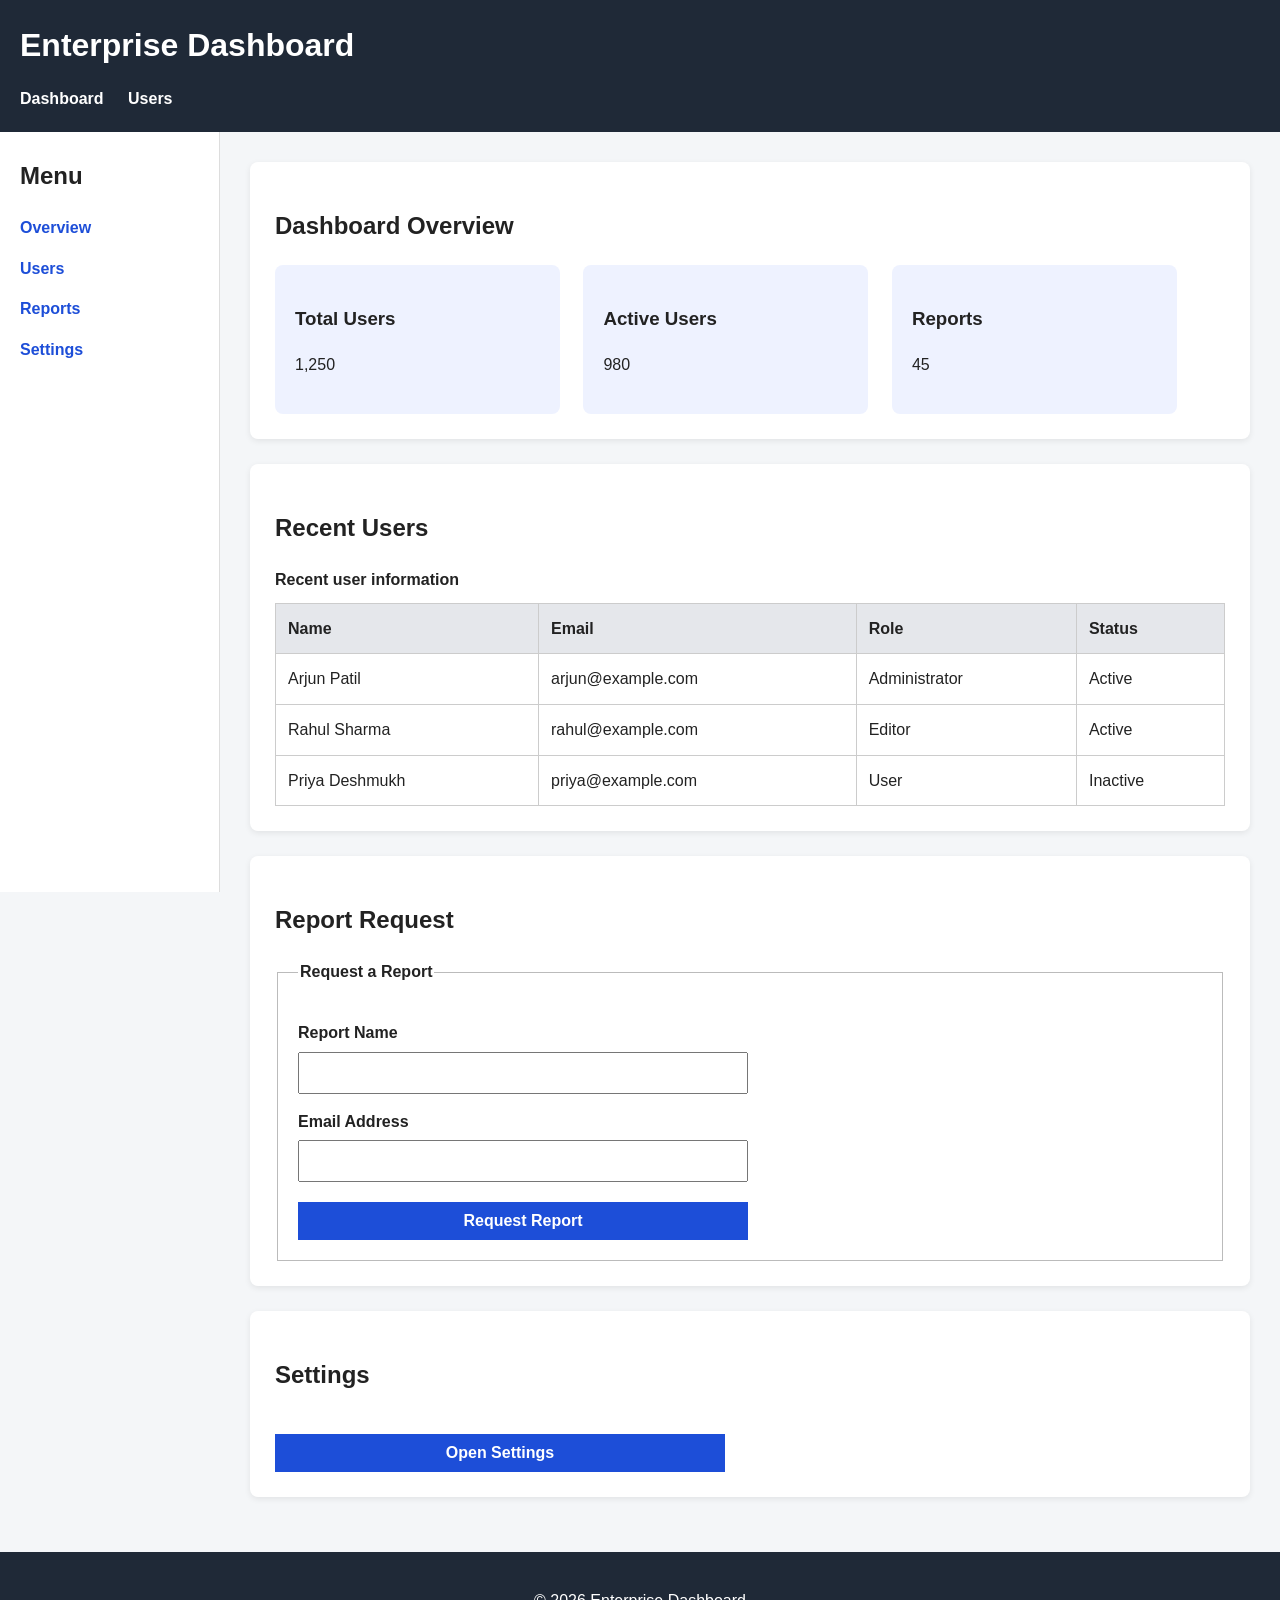
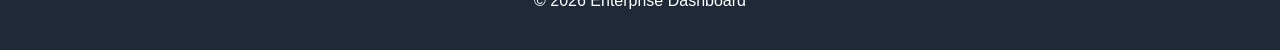
<file: index.html>
<!DOCTYPE html>
<html lang="en">
<head>
    <meta charset="UTF-8">
    <meta name="viewport" content="width=device-width, initial-scale=1.0">
    <title>Enterprise Dashboard</title>
    <link rel="stylesheet" href="style.css">
</head>

<body>

    <header>
        <h1>Enterprise Dashboard</h1>

        <nav aria-label="Main navigation">
            <a href="index.html">Dashboard</a>
            <a href="users.html">Users</a>
        </nav>
    </header>

    <aside>
        <h2>Menu</h2>

        <nav aria-label="Sidebar navigation">
            <ul>
                <li><a href="#overview">Overview</a></li>
                <li><a href="#users">Users</a></li>
                <li><a href="#reports">Reports</a></li>
                <li><a href="#settings">Settings</a></li>
            </ul>
        </nav>
    </aside>

    <main>

        <section id="overview">
            <h2>Dashboard Overview</h2>

            <article>
                <h3>Total Users</h3>
                <p>1,250</p>
            </article>

            <article>
                <h3>Active Users</h3>
                <p>980</p>
            </article>

            <article>
                <h3>Reports</h3>
                <p>45</p>
            </article>
        </section>

        <section id="users">
            <h2>Recent Users</h2>

<table>
    <caption>Recent user information</caption>

    <thead>
        <tr>
            <th scope="col">Name</th>
            <th scope="col">Email</th>
            <th scope="col">Role</th>
            <th scope="col">Status</th>
        </tr>
    </thead>

    <tbody id="recentUsersBody">
    </tbody>
</table>
        </section>

        <section id="reports">
            <h2>Report Request</h2>

            <form id="reportForm">

                <fieldset>
                    <legend>Request a Report</legend>

                    <label for="reportName">Report Name</label>
                    <input
                        type="text"
                        id="reportName"
                        name="reportName"
                        required
                        minlength="3"
                    >

                    <label for="reportEmail">Email Address</label>
                    <input
                        type="email"
                        id="reportEmail"
                        name="reportEmail"
                        required
                    >

                    <button type="submit">Request Report</button>

                </fieldset>

            </form>
        </section>

        <section id="settings">
            <h2>Settings</h2>

            <button type="button" id="openModal">
                Open Settings
            </button>
        </section>

    </main>

    <footer>
        <p>&copy; 2026 Enterprise Dashboard</p>
    </footer>

    <dialog id="settingsModal" aria-labelledby="modalTitle">

        <h2 id="modalTitle">Dashboard Settings</h2>

        <p>Update your dashboard preferences.</p>

        <button type="button" id="closeModal">
            Close
        </button>

    </dialog>

    <script src="app.js"></script>

</body>
</html>
</file>
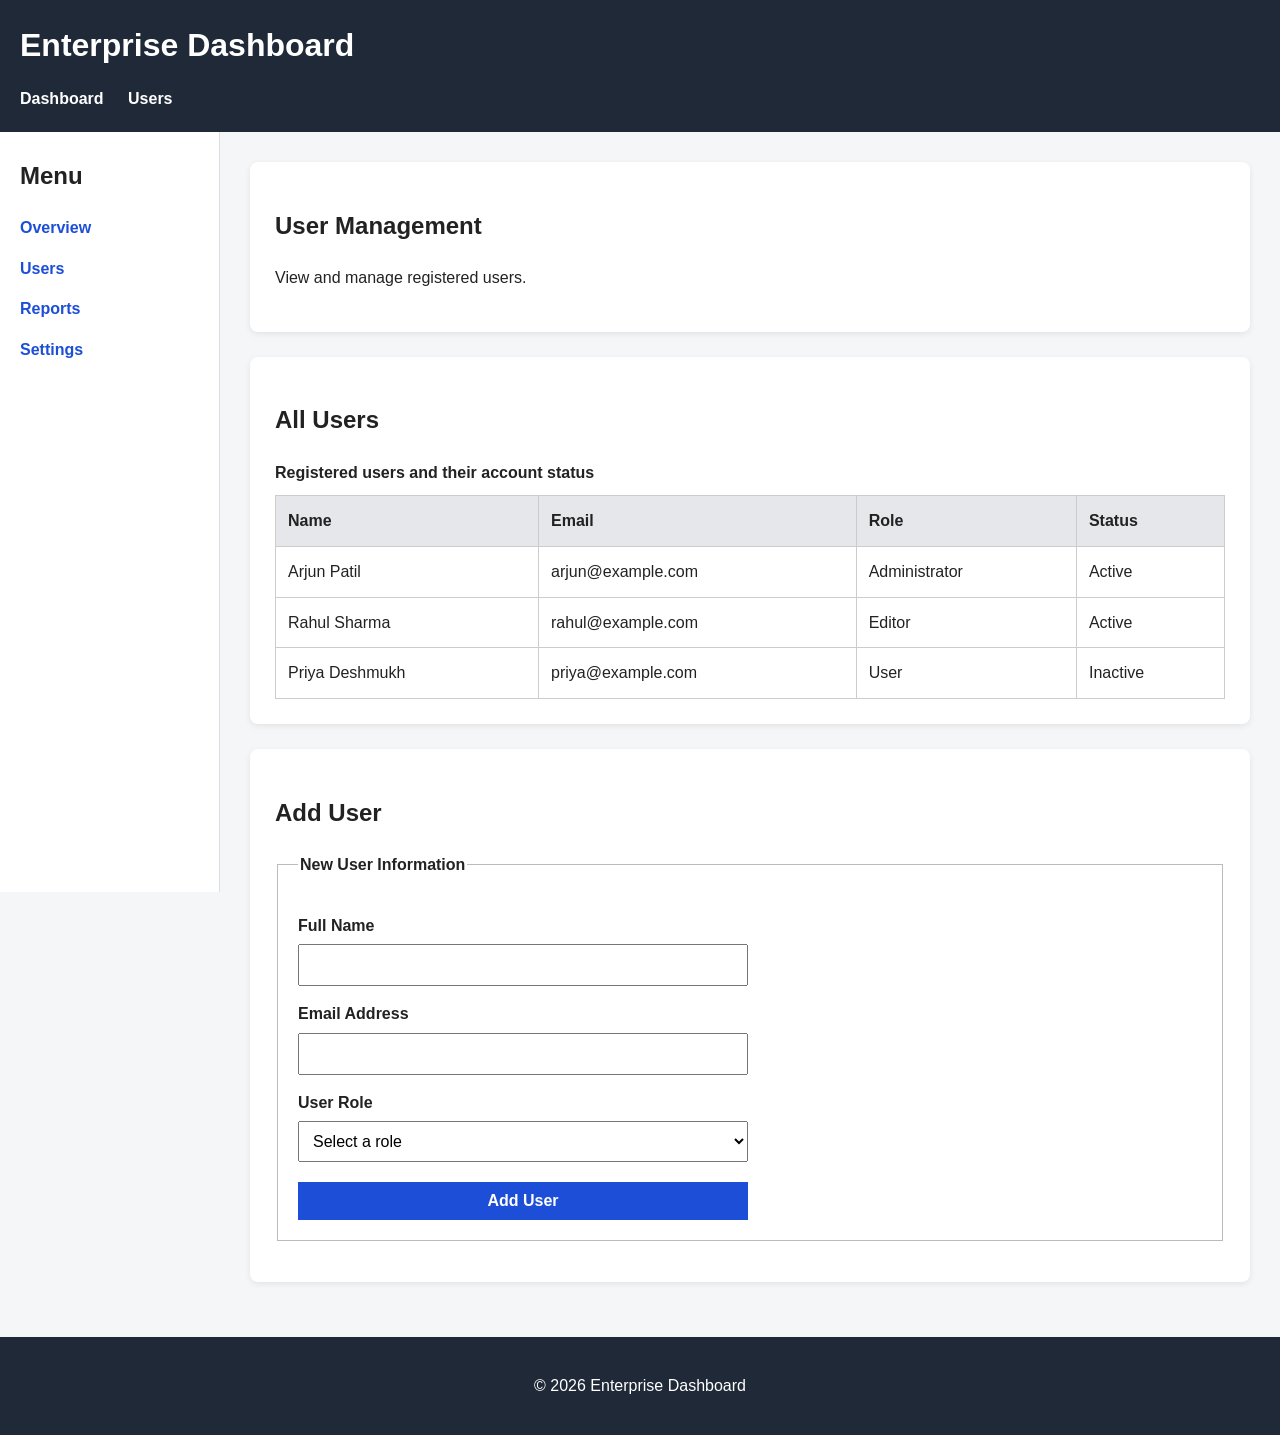
<file: users.html>
<!DOCTYPE html>
<html lang="en">
<head>
    <meta charset="UTF-8">
    <meta name="viewport" content="width=device-width, initial-scale=1.0">
    <title>Users - Enterprise Dashboard</title>
    <link rel="stylesheet" href="style.css">
</head>

<body>

    <header>
        <h1>Enterprise Dashboard</h1>

        <nav aria-label="Main navigation">
            <a href="index.html">Dashboard</a>
            <a href="users.html" aria-current="page">Users</a>
        </nav>
    </header>

    <aside>
        <h2>Menu</h2>

        <nav aria-label="Sidebar navigation">
            <ul>
                <li><a href="index.html">Overview</a></li>
                <li><a href="users.html" aria-current="page">Users</a></li>
                <li><a href="index.html#reports">Reports</a></li>
                <li><a href="index.html#settings">Settings</a></li>
            </ul>
        </nav>
    </aside>

    <main>

        <section>
            <h2>User Management</h2>
            <p>View and manage registered users.</p>
        </section>

        <section>
            <h2>All Users</h2>

            <table>
                <caption>Registered users and their account status</caption>

                <thead>
                    <tr>
                        <th scope="col">Name</th>
                        <th scope="col">Email</th>
                        <th scope="col">Role</th>
                        <th scope="col">Status</th>
                    </tr>
                </thead>

<tbody id="userTableBody">
    <tr>
        <td>Arjun Patil</td>
        <td>arjun@example.com</td>
        <td>Administrator</td>
        <td>Active</td>
    </tr>

    <tr>
        <td>Rahul Sharma</td>
        <td>rahul@example.com</td>
        <td>Editor</td>
        <td>Active</td>
    </tr>

    <tr>
        <td>Priya Deshmukh</td>
        <td>priya@example.com</td>
        <td>User</td>
        <td>Inactive</td>
    </tr>
</tbody>
            </table>
        </section>

        <section>
            <h2>Add User</h2>

            <form id="userForm">

                <fieldset>
                    <legend>New User Information</legend>

                    <label for="userName">Full Name</label>
                    <input
                        type="text"
                        id="userName"
                        name="userName"
                        required
                        minlength="3"
                    >

                    <label for="userEmail">Email Address</label>
                    <input
                        type="email"
                        id="userEmail"
                        name="userEmail"
                        required
                    >

                    <label for="userRole">User Role</label>
                    <select id="userRole" name="userRole" required>
                        <option value="">Select a role</option>
                        <option value="admin">Administrator</option>
                        <option value="editor">Editor</option>
                        <option value="user">User</option>
                    </select>

                    <button type="submit">Add User</button>

                </fieldset>

            </form>

            <p id="formMessage" role="status"></p>
        </section>

    </main>

    <footer>
        <p>&copy; 2026 Enterprise Dashboard</p>
    </footer>

    <script src="app.js"></script>

</body>
</html>
</file>
<file: style.css>
* {
    box-sizing: border-box;
}

body {
    margin: 0;
    font-family: Arial, sans-serif;
    background: #f4f6f8;
    color: #222;
    line-height: 1.6;
}

header {
    background: #1f2937;
    color: white;
    padding: 20px;
}

header h1 {
    margin: 0 0 15px;
}

nav a {
    color: white;
    margin-right: 20px;
    text-decoration: none;
    font-weight: bold;
}

nav a:hover,
nav a:focus {
    text-decoration: underline;
}

aside {
    width: 220px;
    min-height: calc(100vh - 140px);
    float: left;
    background: #ffffff;
    padding: 25px 20px;
    border-right: 1px solid #ddd;
}

aside h2 {
    margin-top: 0;
}

aside ul {
    list-style: none;
    padding: 0;
}

aside li {
    margin-bottom: 15px;
}

aside a {
    color: #1d4ed8;
}

main {
    margin-left: 220px;
    padding: 30px;
    min-height: calc(100vh - 140px);
}

section {
    background: white;
    padding: 25px;
    margin-bottom: 25px;
    border-radius: 8px;
    box-shadow: 0 2px 6px rgba(0, 0, 0, 0.08);
}

article {
    display: inline-block;
    width: 30%;
    margin-right: 2%;
    padding: 20px;
    background: #eef2ff;
    border-radius: 8px;
}

article:last-child {
    margin-right: 0;
}

table {
    width: 100%;
    border-collapse: collapse;
    margin-top: 15px;
}

caption {
    text-align: left;
    font-weight: bold;
    margin-bottom: 10px;
}

th,
td {
    padding: 12px;
    border: 1px solid #ccc;
    text-align: left;
}

th {
    background: #e5e7eb;
}

fieldset {
    border: 1px solid #bbb;
    padding: 20px;
}

legend {
    font-weight: bold;
}

label {
    display: block;
    margin-top: 15px;
    font-weight: bold;
}

input,
select,
button {
    width: 100%;
    max-width: 450px;
    padding: 10px;
    margin-top: 6px;
    font-size: 16px;
}

button {
    margin-top: 20px;
    background: #1d4ed8;
    color: white;
    border: none;
    cursor: pointer;
    font-weight: bold;
}

button:hover,
button:focus {
    background: #1e40af;
}

button:focus,
a:focus,
input:focus,
select:focus {
    outline: 3px solid #f59e0b;
    outline-offset: 2px;
}

dialog {
    padding: 30px;
    border: none;
    border-radius: 8px;
    max-width: 400px;
}

dialog::backdrop {
    background: rgba(0, 0, 0, 0.6);
}

footer {
    clear: both;
    background: #1f2937;
    color: white;
    text-align: center;
    padding: 20px;
}

@media (max-width: 768px) {
    aside {
        width: 100%;
        min-height: auto;
        float: none;
        border-right: none;
        border-bottom: 1px solid #ddd;
    }

    main {
        margin-left: 0;
    }

    article {
        width: 100%;
        margin: 0 0 15px;
    }

    table {
        display: block;
        overflow-x: auto;
    }
}
</file>
